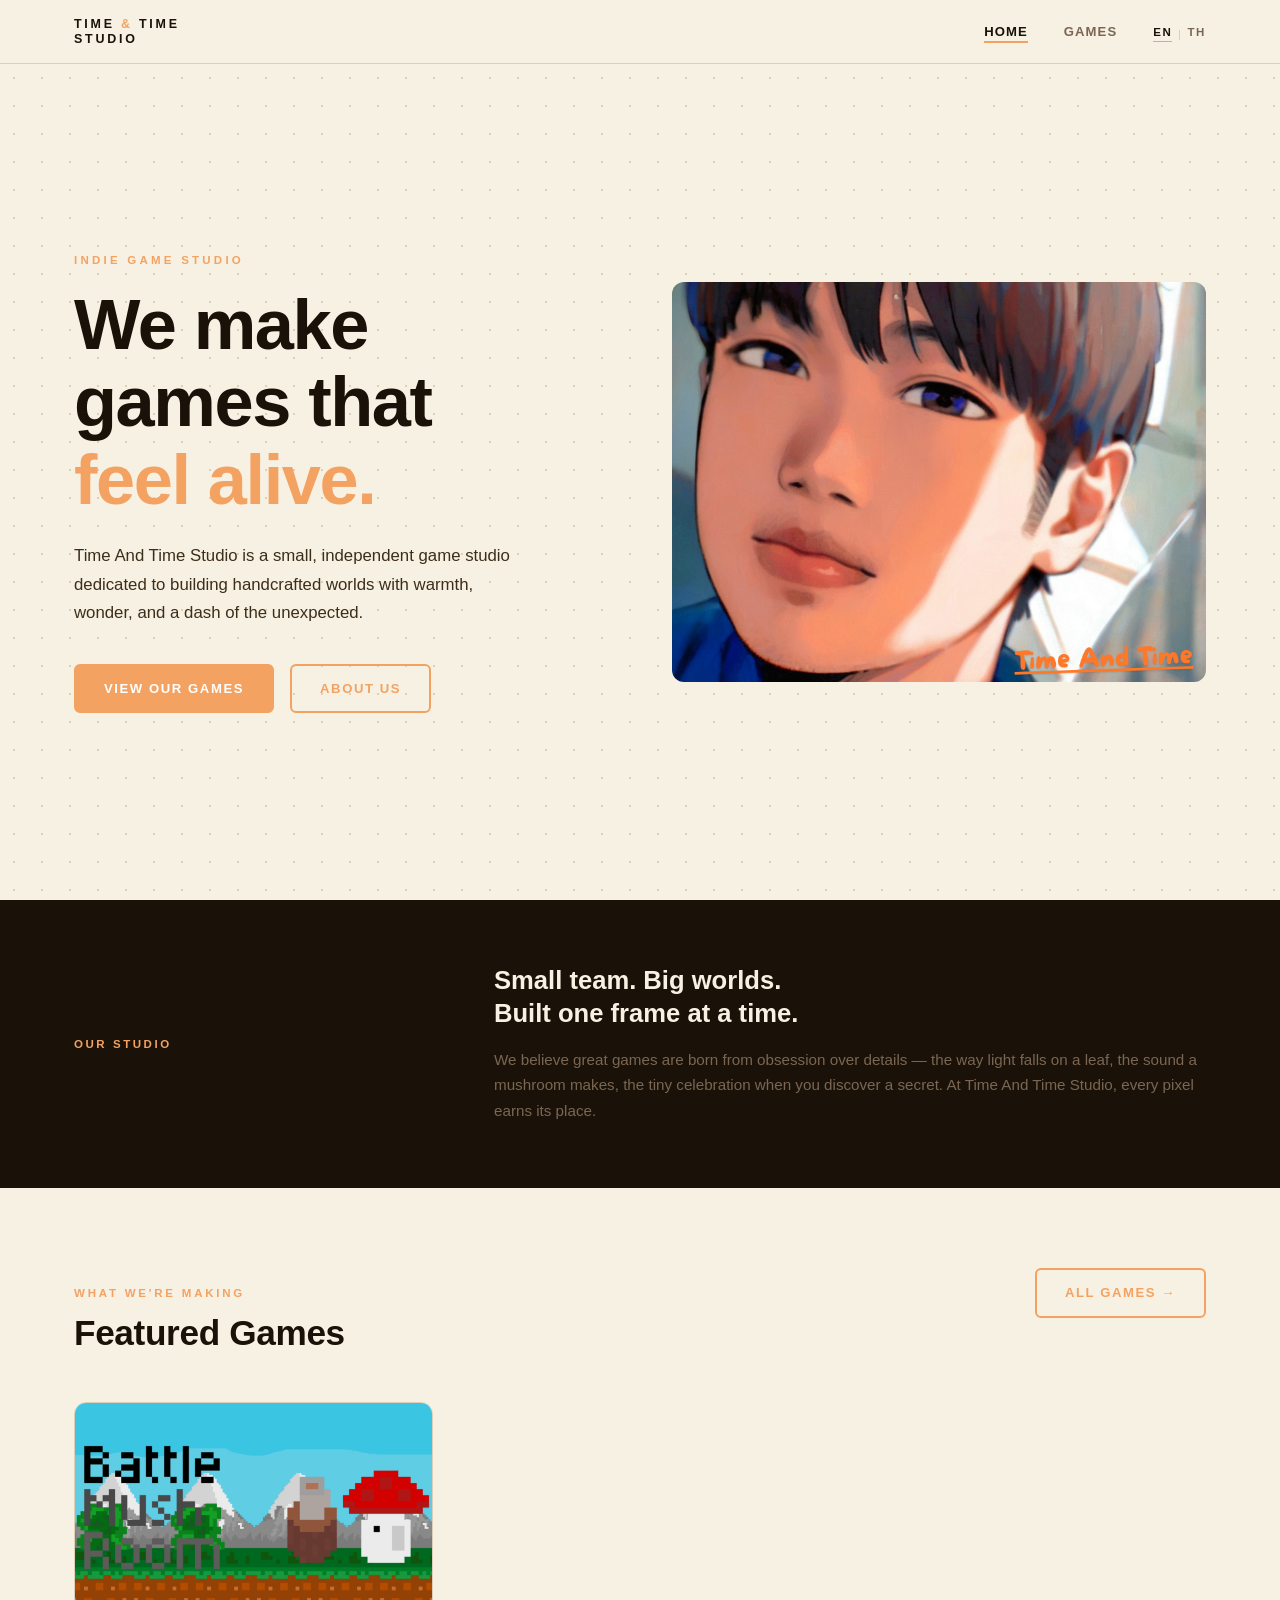
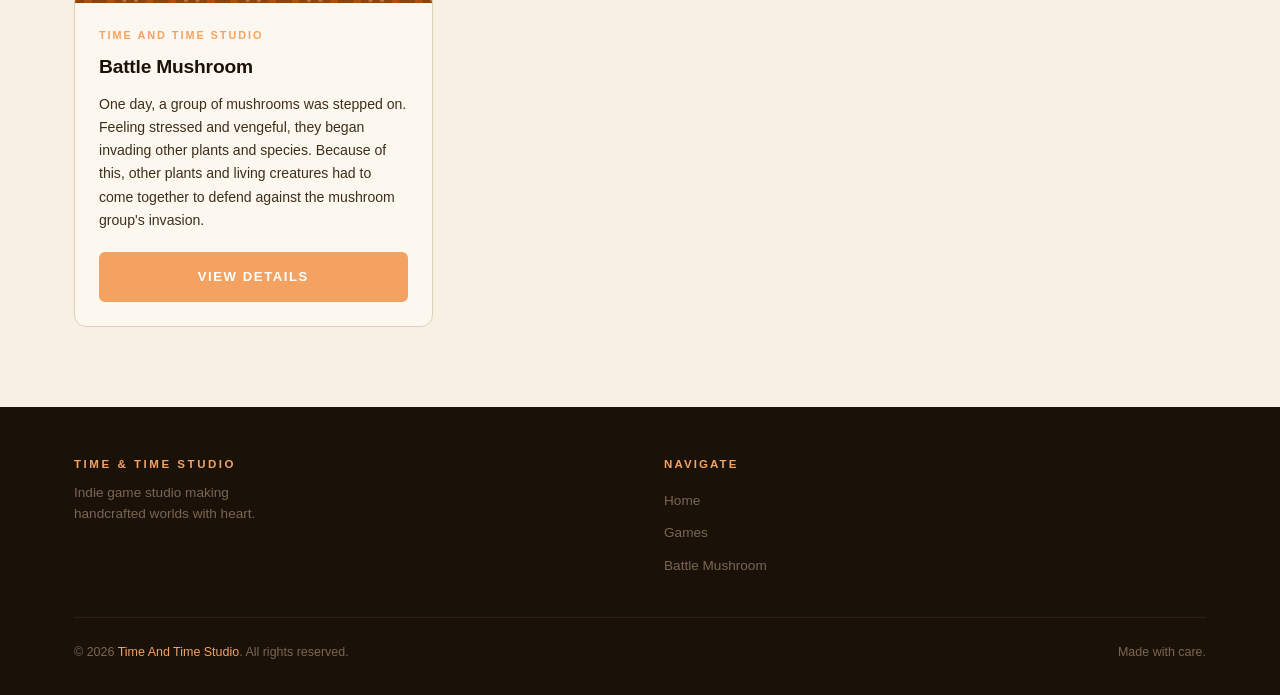
<file: index.html>
<!DOCTYPE html>
<html lang="en">
<head>
  <meta charset="UTF-8" />
  <meta name="viewport" content="width=device-width, initial-scale=1.0" />
  <title>Time And Time Studio — Indie Game Developer</title>
  <meta name="description" content="Time And Time Studio is an indie game development studio crafting handcrafted games. / สตูดิโอเกมอินดี้ผู้สร้างสรรค์เกมด้วยความใส่ใจ" />
  <meta name="keywords" content="indie game studio, Time And Time Studio, Battle Mushroom, indie games, game developer, สตูดิโอเกม" />
  <meta name="robots" content="index, follow" />
  <meta property="og:type" content="website" />
  <meta property="og:title" content="Time And Time Studio — Indie Game Developer" />
  <meta property="og:description" content="Crafting handcrafted, soulful indie games with heart and care." />
  <meta property="og:image" content="assets/og-cover.png" />
  <meta property="og:url" content="https://timeandtimestudio.com/" />
  <link rel="stylesheet" href="style.css" />
</head>
<body>

  <nav class="nav" role="navigation" aria-label="Main navigation">
    <div class="nav__inner">
      <a href="index.html" class="nav__logo" aria-label="Time And Time Studio home">
        Time <span>&</span> Time<br>Studio
      </a>
      <ul class="nav__links" role="list">
        <li><a href="index.html" data-en="Home" data-th="หน้าหลัก">Home</a></li>
        <li><a href="games.html" data-en="Games" data-th="เกม">Games</a></li>
        <li>
          <button class="lang-toggle" aria-label="Switch language">
            <span class="lang-toggle__label">TH</span>
          </button>
        </li>
      </ul>
      <button class="nav__burger" aria-label="Open menu" aria-expanded="false">
        <span></span><span></span><span></span>
      </button>
    </div>
  </nav>

  <div class="nav__mobile" role="navigation" aria-label="Mobile navigation">
    <a href="index.html" data-en="Home" data-th="หน้าหลัก">Home</a>
    <a href="games.html" data-en="Games" data-th="เกม">Games</a>
    <button class="lang-toggle" aria-label="Switch language">
      <span class="lang-toggle__label">TH</span>
    </button>
  </div>

  <main id="main-content">

    <section class="hero" aria-label="Studio hero">
      <div class="hero__inner">
        <div class="hero__text">
          <p class="hero__eyebrow" data-en="Indie Game Studio" data-th="สตูดิโอเกมอินดี้">Indie Game Studio</p>
          <h1 class="hero__title">
            <span data-en="We make<br>games that<br><em>feel alive.</em>" data-th="เราสร้างเกม<br>ที่ทำให้คุณ<br><em>รู้สึกมีชีวิต</em>">We make<br>games that<br><em>feel alive.</em></span>
          </h1>
          <p class="hero__desc" data-en="Time And Time Studio is a small, independent game studio dedicated to building handcrafted worlds with warmth, wonder, and a dash of the unexpected." data-th="Time And Time Studio คือสตูดิโอเกมอินดี้ขนาดเล็ก ที่ทุ่มเทสร้างโลกเกมด้วยความอบอุ่น จินตนาการ และความน่าประหลาดใจ">
            Time And Time Studio is a small, independent game studio dedicated to building handcrafted worlds with warmth, wonder, and a dash of the unexpected.
          </p>
          <div class="hero__actions">
            <a href="games.html" class="btn btn--primary" data-en="View Our Games" data-th="ดูเกมของเรา">View Our Games</a>
            <a href="#about" class="btn btn--outline" data-en="About Us" data-th="เกี่ยวกับเรา">About Us</a>
          </div>
        </div>

        <!-- ── HERO IMAGE — ใส่รูปได้เลย ──────────────
             แนะนำ: 800×600px, PNG หรือ WebP
             วางไฟล์ที่: assets/hero-banner.png
        ─────────────────────────────────────────── -->
        <img src="assets/hero-banner.png"
             alt="Time And Time Studio"
             class="hero__visual"
             style="object-fit:cover;border-radius:var(--radius-lg);" />
      </div>
    </section>

    <section class="about-strip" id="about" aria-labelledby="about-heading">
      <div class="container">
        <div class="about-strip__inner">
          <p class="about-strip__label" data-en="Our Studio" data-th="สตูดิโอของเรา">Our Studio</p>
          <div>
            <h2 class="about-strip__heading" id="about-heading" data-en="Small team. Big worlds.<br>Built one frame at a time." data-th="ทีมเล็ก โลกยิ่งใหญ่<br>สร้างทีละเฟรมด้วยใจ">
              Small team. Big worlds.<br>Built one frame at a time.
            </h2>
            <p class="about-strip__text" data-en="We believe great games are born from obsession over details — the way light falls on a leaf, the sound a mushroom makes, the tiny celebration when you discover a secret. At Time And Time Studio, every pixel earns its place." data-th="เราเชื่อว่าเกมที่ยิ่งใหญ่เกิดจากความหลงใหลในรายละเอียด ไม่ว่าจะเป็นแสงที่ตกกระทบบนใบไม้ เสียงของเห็ด หรือความดีใจเล็กๆ เมื่อค้นพบความลับ ที่ Time And Time Studio ทุกพิกเซลมีความหมาย">
              We believe great games are born from obsession over details — the way light falls on a leaf, the sound a mushroom makes, the tiny celebration when you discover a secret. At Time And Time Studio, every pixel earns its place.
            </p>
          </div>
        </div>
      </div>
    </section>

    <section class="section" aria-labelledby="featured-heading">
      <div class="container">
        <div class="featured__header">
          <div>
            <p class="section-eyebrow" data-en="What We're Making" data-th="สิ่งที่เรากำลังสร้าง">What We're Making</p>
            <h2 class="section-title" id="featured-heading" data-en="Featured Games" data-th="เกมแนะนำ">Featured Games</h2>
          </div>
          <a href="games.html" class="btn btn--outline" data-en="All Games →" data-th="เกมทั้งหมด →">All Games →</a>
        </div>
        <div class="games-grid reveal" id="featured-container" aria-label="Featured games"></div>
      </div>
    </section>

  </main>

  <footer class="footer" role="contentinfo">
    <div class="container">
      <div class="footer__inner">
        <div>
          <p class="footer__brand-name">Time &amp; Time Studio</p>
          <p class="footer__tagline" data-en="Indie game studio making<br>handcrafted worlds with heart." data-th="สตูดิโอเกมอินดี้<br>ที่สร้างโลกด้วยหัวใจ">
            Indie game studio making<br>handcrafted worlds with heart.
          </p>
        </div>
        <div>
          <p class="footer__heading" data-en="Navigate" data-th="เมนู">Navigate</p>
          <nav class="footer__links" aria-label="Footer navigation">
            <a href="index.html" data-en="Home" data-th="หน้าหลัก">Home</a>
            <a href="games.html" data-en="Games" data-th="เกม">Games</a>
            <a href="game-battle-mushroom.html">Battle Mushroom</a>
          </nav>
        </div>
      </div>
      <div class="footer__bottom">
        <p class="footer__copy" data-en="&copy; 2026 <span>Time And Time Studio</span>. All rights reserved." data-th="&copy; 2026 <span>Time And Time Studio</span>. สงวนลิขสิทธิ์">&copy; 2026 <span>Time And Time Studio</span>. All rights reserved.</p>
        <p class="footer__copy" data-en="Made with care." data-th="สร้างด้วยความใส่ใจ">Made with care.</p>
      </div>
    </div>
  </footer>

  <script src="main.js"></script>
</body>
</html>
</file>
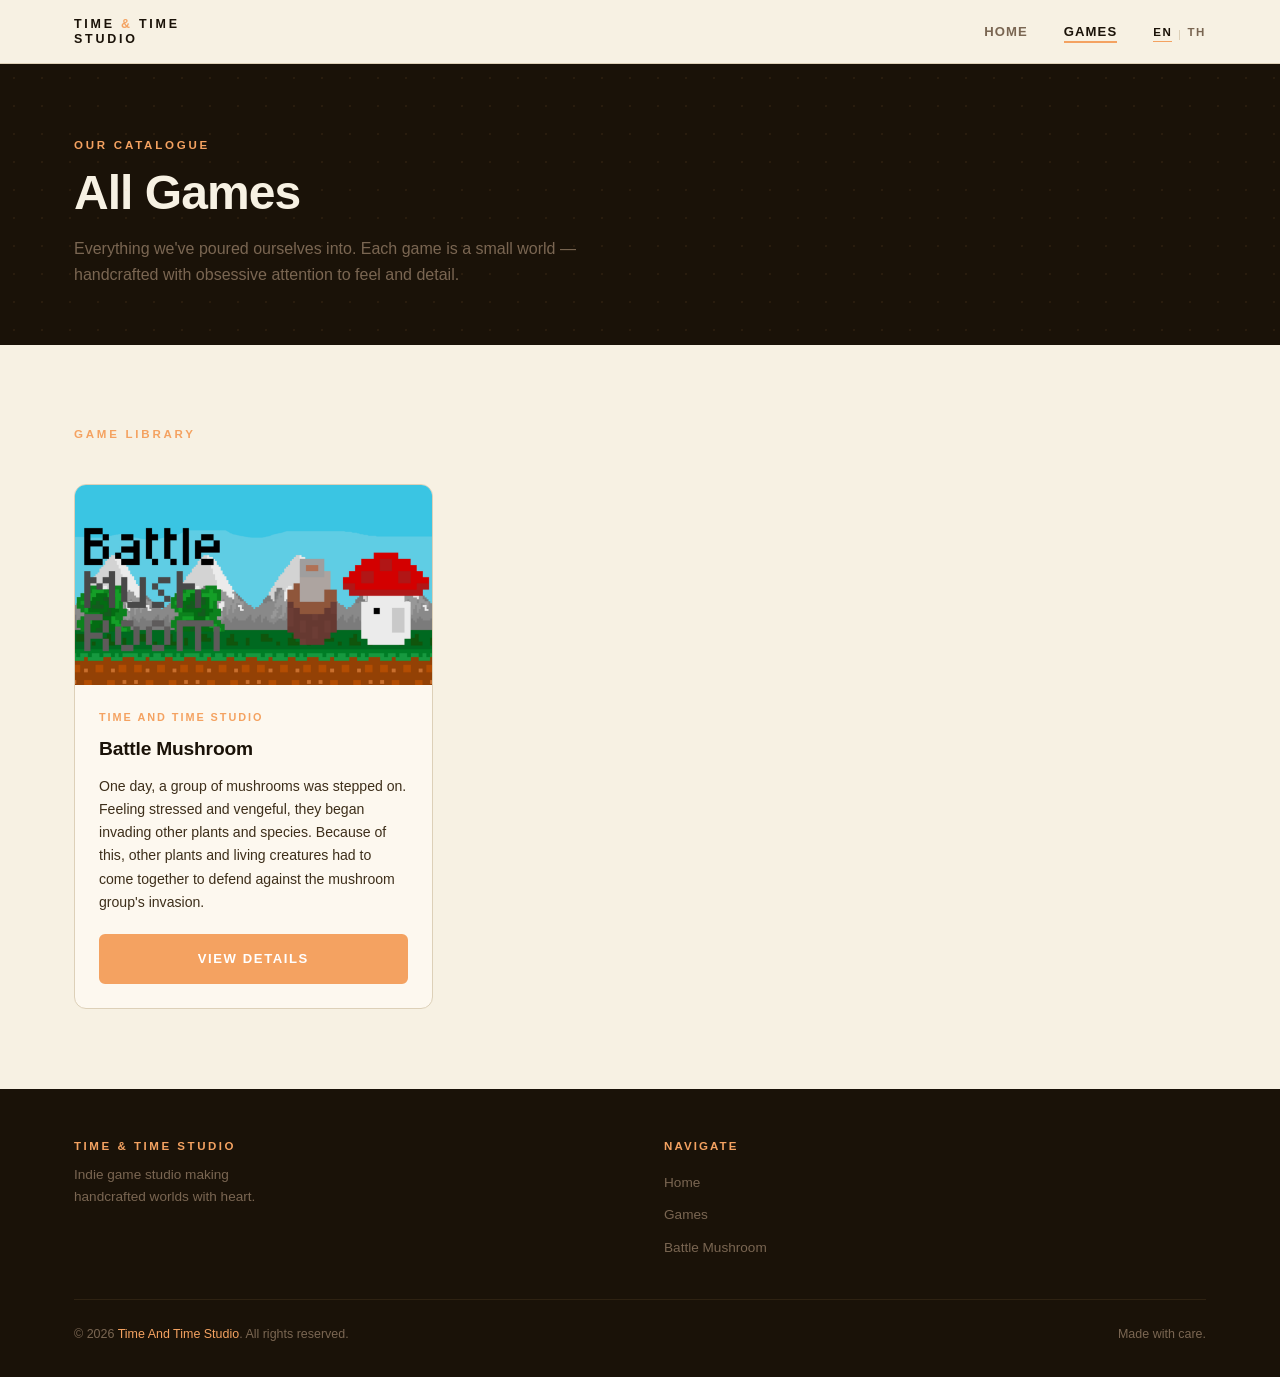
<file: games.html>
<!DOCTYPE html>
<html lang="en">
<head>
  <meta charset="UTF-8" />
  <meta name="viewport" content="width=device-width, initial-scale=1.0" />

  <!-- SEO -->
  <title>Games — Time And Time Studio</title>
  <meta name="description" content="Browse all games developed by Time And Time Studio. From whimsical adventures to strategic challenges — find your next favourite indie game." />
  <meta name="keywords" content="Time And Time Studio games, Battle Mushroom, indie games, game catalog" />
  <meta name="robots" content="index, follow" />

  <!-- Open Graph -->
  <meta property="og:type" content="website" />
  <meta property="og:title" content="Games — Time And Time Studio" />
  <meta property="og:description" content="Browse all games by Time And Time Studio." />
  <meta property="og:image" content="assets/og-cover.png" />
  <meta property="og:url" content="https://timeandtimestudio.com/games.html" />

  <link rel="stylesheet" href="style.css" />
</head>
<body>

  <!-- ══════════════════════════════════════════
       NAVIGATION
  ══════════════════════════════════════════════ -->
  <nav class="nav" role="navigation" aria-label="Main navigation">
    <div class="nav__inner">
      <a href="index.html" class="nav__logo" aria-label="Time And Time Studio home">
        Time <span>&</span> Time<br>Studio
      </a>
      <ul class="nav__links" role="list">
        <li><a href="index.html" data-en="Home" data-th="หน้าหลัก">Home</a></li>
        <li><a href="games.html" data-en="Games" data-th="เกม">Games</a></li>
        <li>
          <button class="lang-toggle" aria-label="Switch language">
            <span class="lang-toggle__label">TH</span>
          </button>
        </li>
      </ul>
      <button class="nav__burger" aria-label="Open menu" aria-expanded="false">
        <span></span><span></span><span></span>
      </button>
    </div>
  </nav>
  <div class="nav__mobile" role="navigation" aria-label="Mobile navigation">
    <a href="index.html" data-en="Home" data-th="หน้าหลัก">Home</a>
    <a href="games.html" data-en="Games" data-th="เกม">Games</a>
    <button class="lang-toggle" aria-label="Switch language">
      <span class="lang-toggle__label">TH</span>
    </button>
  </div>

  <main id="main-content">

    <!-- ══════════════════════════════════════════
         PAGE BANNER
    ══════════════════════════════════════════════ -->
    <header class="page-banner" role="banner">
      <div class="container">
        <p class="page-banner__eyebrow" data-en="Our Catalogue" data-th="ผลงานของเรา">Our Catalogue</p>
        <h1 class="page-banner__title" data-en="All Games" data-th="เกมทั้งหมด">All Games</h1>
        <p class="page-banner__desc" data-en="Everything we've poured ourselves into. Each game is a small world — handcrafted with obsessive attention to feel and detail." data-th="ทุกเกมคือสิ่งที่เราทุ่มเทอย่างเต็มที่ แต่ละเกมคือโลกเล็กๆ ที่สร้างขึ้นด้วยความใส่ใจในทุกรายละเอียด">
          Everything we've poured ourselves into. Each game is a small world — 
          handcrafted with obsessive attention to feel and detail.
        </p>
      </div>
    </header>

    <!-- ══════════════════════════════════════════
         GAMES GRID
         ── HOW TO ADD A NEW GAME ────────────────
         Option A (JS): Add a new object to the
           GAMES array in main.js and create the
           matching HTML pages.
         Option B (HTML): Copy the <article> block
           below and update the fields manually.
         Both approaches work independently.
    ══════════════════════════════════════════════ -->
    <section class="section" aria-labelledby="games-heading">
      <div class="container">
        <h2 class="section-eyebrow" id="games-heading" style="margin-bottom:40px;">
          <!-- Visually hidden heading for screen readers; eyebrow is visible -->
          <span class="sr-only">Game library</span>
        </h2>

        <!--
          JS auto-populates this grid from main.js GAMES array.
          If you prefer pure HTML, remove the id and add <article> cards directly.
        -->
        <div class="games-grid" id="games-container" aria-label="Game library">

          <!-- ── STATIC FALLBACK / TEMPLATE ─────────
               If JS is disabled, or you want to manage
               cards by hand, copy this block per game:
          ──────────────────────────────────────────── -->
          <noscript>
            <article class="game-card">
              <div class="game-card__banner placeholder" aria-label="Battle Mushroom banner">
                <svg width="36" height="36" viewBox="0 0 48 48" fill="none" xmlns="http://www.w3.org/2000/svg" aria-hidden="true" style="opacity:0.35"><rect x="10" y="28" width="28" height="12" rx="3" fill="currentColor"/><path d="M12 28C12 19.163 17.373 12 24 12C30.627 12 36 19.163 36 28H12Z" fill="currentColor"/></svg>
                <span>Battle Mushroom — Banner</span>
              </div>
              <div class="game-card__body">
                <p class="game-card__studio">Time And Time Studio</p>
                <h2 class="game-card__title">Battle Mushroom</h2>
                <p class="game-card__desc">
                  A whimsical action-adventure where tiny mushroom warriors battle for the fate
                  of the forest. Master elemental spores, unlock ancient powers, and restore balance.
                </p>
                <div class="game-card__footer">
                  <a href="game-battle-mushroom.html" class="btn btn--primary">View Details</a>
                </div>
              </div>
            </article>
          </noscript>

        </div>

        <!-- Empty state (shown by JS if GAMES array is empty) -->
        <p id="games-empty" style="display:none;color:var(--ink-muted);font-size:0.95rem;text-align:center;padding:48px 0;">
          More games coming soon. Stay tuned!
        </p>

      </div>
    </section>



  </main>

  <!-- ══════════════════════════════════════════
       FOOTER
  ══════════════════════════════════════════════ -->
  <footer class="footer" role="contentinfo">
    <div class="container">
      <div class="footer__inner">
        <div>
          <p class="footer__brand-name">Time &amp; Time Studio</p>
          <p class="footer__tagline" data-en="Indie game studio making<br>handcrafted worlds with heart." data-th="สตูดิโอเกมอินดี้<br>ที่สร้างโลกด้วยหัวใจ">Indie game studio making<br>handcrafted worlds with heart.</p>
        </div>
        <div>
          <p class="footer__heading" data-en="Navigate" data-th="เมนู">Navigate</p>
          <nav class="footer__links" aria-label="Footer navigation">
            <a href="index.html" data-en="Home" data-th="หน้าหลัก">Home</a>
            <a href="games.html" data-en="Games" data-th="เกม">Games</a>
            <a href="game-battle-mushroom.html">Battle Mushroom</a>
          </nav>
        </div>
      </div>
      <div class="footer__bottom">
        <p class="footer__copy" data-en="&copy; 2026 <span>Time And Time Studio</span>. All rights reserved." data-th="&copy; 2026 <span>Time And Time Studio</span>. สงวนลิขสิทธิ์">&copy; 2026 <span>Time And Time Studio</span>. All rights reserved.</p>
        <p class="footer__copy" data-en="Made with care." data-th="สร้างด้วยความใส่ใจ">Made with care.</p>
      </div>
    </div>
  </footer>

  <script src="main.js"></script>
  <script>
    // Show empty state if no games
    document.addEventListener('DOMContentLoaded', function () {
      var container = document.getElementById('games-container');
      var empty = document.getElementById('games-empty');
      if (container && empty && container.children.length === 0) {
        empty.style.display = 'block';
      }
    });
  </script>
</body>
</html>
</file>
<file: style.css>
/* =============================================
   TIME AND TIME STUDIO — Global Styles
   style.css
   ============================================= */

/* --- RESET & BASE --- */
*, *::before, *::after {
  box-sizing: border-box;
  margin: 0;
  padding: 0;
}

:root {
  --cream:      #f7f1e3;
  --cream-dark: #ede6d3;
  --cream-mid:  #f2ead8;
  --orange:     #f4a261;
  --orange-deep:#e07b39;
  --ink:        #1a1208;
  --ink-soft:   #3d2e1a;
  --ink-muted:  #7a6652;
  --white:      #ffffff;
  --card-bg:    #fdf8ef;
  --border:     #ddd0b8;

  --font: 'Segoe UI', 'Helvetica Neue', Arial, sans-serif;
  --radius: 6px;
  --radius-lg: 12px;
  --transition: 0.22s ease;

  --max-w: 1100px;
  --nav-h: 64px;
}

html {
  scroll-behavior: smooth;
  font-size: 16px;
}

body {
  font-family: var(--font);
  background: var(--cream);
  color: var(--ink);
  line-height: 1.65;
  min-height: 100vh;
}

img {
  display: block;
  max-width: 100%;
}

a {
  color: inherit;
  text-decoration: none;
}

ul { list-style: none; }

/* --- LAYOUT HELPERS --- */
.container {
  width: 100%;
  max-width: var(--max-w);
  margin: 0 auto;
  padding: 0 24px;
}

.section {
  padding: 80px 0;
}

.section--sm {
  padding: 48px 0;
}

/* =============================================
   NAVIGATION
   ============================================= */
.nav {
  position: sticky;
  top: 0;
  z-index: 100;
  height: var(--nav-h);
  background: var(--cream);
  border-bottom: 1.5px solid var(--border);
  display: flex;
  align-items: center;
}

.nav__inner {
  display: flex;
  align-items: center;
  justify-content: space-between;
  width: 100%;
  max-width: var(--max-w);
  margin: 0 auto;
  padding: 0 24px;
}

.nav__logo {
  font-size: 0.78rem;
  font-weight: 700;
  letter-spacing: 0.22em;
  text-transform: uppercase;
  color: var(--ink);
  line-height: 1.2;
}

.nav__logo span {
  color: var(--orange);
}

.nav__links {
  display: flex;
  gap: 36px;
  align-items: center;
}

.nav__links a {
  font-size: 0.82rem;
  font-weight: 600;
  letter-spacing: 0.08em;
  text-transform: uppercase;
  color: var(--ink-muted);
  transition: color var(--transition);
  padding-bottom: 2px;
  border-bottom: 2px solid transparent;
}

.nav__links a:hover,
.nav__links a.active {
  color: var(--ink);
  border-bottom-color: var(--orange);
}

/* Hamburger */
.nav__burger {
  display: none;
  flex-direction: column;
  gap: 5px;
  cursor: pointer;
  background: none;
  border: none;
  padding: 4px;
}

.nav__burger span {
  display: block;
  width: 24px;
  height: 2px;
  background: var(--ink);
  border-radius: 2px;
  transition: var(--transition);
}

/* Mobile nav */
.nav__mobile {
  display: none;
  position: fixed;
  top: var(--nav-h);
  left: 0; right: 0;
  background: var(--cream);
  border-bottom: 1.5px solid var(--border);
  padding: 24px;
  z-index: 99;
  flex-direction: column;
  gap: 20px;
}

.nav__mobile.open {
  display: flex;
}

.nav__mobile a {
  font-size: 1rem;
  font-weight: 600;
  letter-spacing: 0.08em;
  text-transform: uppercase;
  color: var(--ink-muted);
  transition: color var(--transition);
}

.nav__mobile a:hover,
.nav__mobile a.active {
  color: var(--orange);
}

/* =============================================
   BUTTONS
   ============================================= */
.btn {
  display: inline-block;
  padding: 12px 28px;
  font-size: 0.82rem;
  font-weight: 700;
  letter-spacing: 0.12em;
  text-transform: uppercase;
  border-radius: var(--radius);
  border: 2px solid transparent;
  cursor: pointer;
  transition: background var(--transition), color var(--transition),
              transform var(--transition), border-color var(--transition);
}

.btn--primary {
  background: var(--orange);
  color: var(--white);
  border-color: var(--orange);
}

.btn--primary:hover {
  background: var(--orange-deep);
  border-color: var(--orange-deep);
  transform: translateY(-2px);
}

.btn--outline {
  background: transparent;
  color: var(--orange);
  border-color: var(--orange);
}

.btn--outline:hover {
  background: var(--orange);
  color: var(--white);
  transform: translateY(-2px);
}

.btn--dark {
  background: var(--ink);
  color: var(--white);
  border-color: var(--ink);
}

.btn--dark:hover {
  background: var(--ink-soft);
  border-color: var(--ink-soft);
  transform: translateY(-2px);
}

/* =============================================
   IMAGE PLACEHOLDERS
   ============================================= */
.placeholder {
  background: var(--cream-dark);
  border: 2px dashed var(--border);
  display: flex;
  flex-direction: column;
  align-items: center;
  justify-content: center;
  color: var(--ink-muted);
  font-size: 0.78rem;
  font-weight: 600;
  letter-spacing: 0.08em;
  text-transform: uppercase;
  gap: 8px;
  border-radius: var(--radius);
}

/* =============================================
   FOOTER
   ============================================= */
.footer {
  background: var(--ink);
  color: var(--cream);
  padding: 48px 0 32px;
}

.footer__inner {
  display: grid;
  grid-template-columns: 1fr 1fr;
  gap: 48px;
  margin-bottom: 40px;
}

.footer__brand-name {
  font-size: 0.72rem;
  font-weight: 700;
  letter-spacing: 0.22em;
  text-transform: uppercase;
  margin-bottom: 8px;
  color: var(--orange);
}

.footer__tagline {
  font-size: 0.85rem;
  color: var(--ink-muted);
  line-height: 1.6;
}

.footer__heading {
  font-size: 0.72rem;
  font-weight: 700;
  letter-spacing: 0.18em;
  text-transform: uppercase;
  color: var(--orange);
  margin-bottom: 16px;
}

.footer__links {
  display: flex;
  flex-direction: column;
  gap: 10px;
}

.footer__links a {
  font-size: 0.85rem;
  color: var(--ink-muted);
  transition: color var(--transition);
}

.footer__links a:hover {
  color: var(--cream);
}

.footer__bottom {
  border-top: 1px solid #2e2212;
  padding-top: 24px;
  display: flex;
  align-items: center;
  justify-content: space-between;
  flex-wrap: wrap;
  gap: 12px;
}

.footer__copy {
  font-size: 0.78rem;
  color: var(--ink-muted);
}

.footer__copy span {
  color: var(--orange);
}

/* =============================================
   ===  PAGE: INDEX (HOMEPAGE)  ===
   ============================================= */

/* HERO */
.hero {
  min-height: calc(100vh - var(--nav-h));
  display: flex;
  align-items: center;
  position: relative;
  overflow: hidden;
  /* Dot-grid signature texture */
  background-image: radial-gradient(circle, var(--border) 1px, transparent 1px);
  background-size: 28px 28px;
  background-color: var(--cream);
}

.hero__inner {
  display: grid;
  grid-template-columns: 1fr 1fr;
  gap: 64px;
  align-items: center;
  width: 100%;
  max-width: var(--max-w);
  margin: 0 auto;
  padding: 60px 24px;
}

.hero__eyebrow {
  font-size: 0.72rem;
  font-weight: 700;
  letter-spacing: 0.28em;
  text-transform: uppercase;
  color: var(--orange);
  margin-bottom: 16px;
}

.hero__title {
  font-size: clamp(2.4rem, 5vw, 4rem);
  font-weight: 800;
  line-height: 1.1;
  letter-spacing: -0.02em;
  color: var(--ink);
  margin-bottom: 24px;
}

.hero__title em {
  font-style: normal;
  color: var(--orange);
}

.hero__desc {
  font-size: 1.05rem;
  color: var(--ink-soft);
  max-width: 440px;
  margin-bottom: 36px;
  line-height: 1.7;
}

.hero__actions {
  display: flex;
  gap: 16px;
  flex-wrap: wrap;
}

.hero__visual {
  width: 100%;
  aspect-ratio: 4/3;
}

/* ABOUT STRIP */
.about-strip {
  background: var(--ink);
  padding: 64px 0;
}

.about-strip__inner {
  display: grid;
  grid-template-columns: 1fr 2fr;
  gap: 64px;
  align-items: center;
}

.about-strip__label {
  font-size: 0.72rem;
  font-weight: 700;
  letter-spacing: 0.22em;
  text-transform: uppercase;
  color: var(--orange);
}

.about-strip__heading {
  font-size: 1.6rem;
  font-weight: 700;
  color: var(--cream);
  margin-bottom: 16px;
  line-height: 1.3;
}

.about-strip__text {
  font-size: 0.95rem;
  color: var(--ink-muted);
  line-height: 1.7;
}

/* FEATURED GAMES */
.featured__header {
  display: flex;
  align-items: baseline;
  justify-content: space-between;
  margin-bottom: 48px;
  flex-wrap: wrap;
  gap: 16px;
}

.section-eyebrow {
  font-size: 0.72rem;
  font-weight: 700;
  letter-spacing: 0.24em;
  text-transform: uppercase;
  color: var(--orange);
  margin-bottom: 10px;
}

.section-title {
  font-size: clamp(1.6rem, 3vw, 2.2rem);
  font-weight: 800;
  line-height: 1.15;
  color: var(--ink);
  letter-spacing: -0.01em;
}

/* =============================================
   GAME CARDS (shared: homepage + games page)
   ============================================= */
.games-grid {
  display: grid;
  grid-template-columns: repeat(auto-fill, minmax(300px, 1fr));
  gap: 28px;
}

.game-card {
  background: var(--card-bg);
  border: 1.5px solid var(--border);
  border-radius: var(--radius-lg);
  overflow: hidden;
  transition: transform var(--transition), box-shadow var(--transition);
  display: flex;
  flex-direction: column;
}

.game-card:hover {
  transform: translateY(-6px);
  box-shadow: 0 16px 40px rgba(26,18,8,0.12);
}

.game-card__banner {
  width: 100%;
  aspect-ratio: 16/9;
}

.game-card__body {
  padding: 24px;
  flex: 1;
  display: flex;
  flex-direction: column;
}

.game-card__studio {
  font-size: 0.68rem;
  font-weight: 700;
  letter-spacing: 0.18em;
  text-transform: uppercase;
  color: var(--orange);
  margin-bottom: 6px;
}

.game-card__title {
  font-size: 1.2rem;
  font-weight: 800;
  color: var(--ink);
  margin-bottom: 10px;
  letter-spacing: -0.01em;
}

.game-card__desc {
  font-size: 0.88rem;
  color: var(--ink-soft);
  line-height: 1.65;
  flex: 1;
  margin-bottom: 20px;
}

.game-card__footer {
  display: flex;
  gap: 12px;
}

.game-card__footer .btn {
  width: 100%;
  text-align: center;
}

/* =============================================
   ===  PAGE: GAMES  ===
   ============================================= */
.page-banner {
  background: var(--ink);
  padding: 72px 0 56px;
  position: relative;
  overflow: hidden;
}

.page-banner::before {
  content: '';
  position: absolute;
  inset: 0;
  background-image: radial-gradient(circle, rgba(244,162,97,0.07) 1px, transparent 1px);
  background-size: 28px 28px;
}

.page-banner__eyebrow {
  font-size: 0.72rem;
  font-weight: 700;
  letter-spacing: 0.24em;
  text-transform: uppercase;
  color: var(--orange);
  margin-bottom: 12px;
}

.page-banner__title {
  font-size: clamp(2rem, 4vw, 3rem);
  font-weight: 800;
  color: var(--cream);
  line-height: 1.1;
  letter-spacing: -0.02em;
  margin-bottom: 16px;
}

.page-banner__desc {
  font-size: 1rem;
  color: var(--ink-muted);
  max-width: 560px;
  line-height: 1.65;
}

/* =============================================
   ===  PAGE: GAME DETAIL  ===
   ============================================= */
.game-hero {
  position: relative;
  background: var(--ink);
  overflow: hidden;
}

.game-hero__banner {
  width: 100%;
  aspect-ratio: 21/8;
  opacity: 0.7;
}

.game-hero__overlay {
  position: absolute;
  inset: 0;
  background: linear-gradient(to top, var(--ink) 30%, transparent 80%);
  display: flex;
  align-items: flex-end;
}

.game-hero__content {
  padding: 40px 24px;
  width: 100%;
  max-width: var(--max-w);
  margin: 0 auto;
}

.game-hero__logo-box {
  width: 120px;
  height: 120px;
  border-radius: var(--radius-lg);
  margin-bottom: 20px;
  border: 3px solid var(--orange);
  overflow: hidden;
}

.game-hero__title {
  font-size: clamp(2rem, 5vw, 3.6rem);
  font-weight: 800;
  color: var(--white);
  letter-spacing: -0.02em;
  line-height: 1.1;
  margin-bottom: 8px;
}

.game-hero__studio {
  font-size: 0.8rem;
  font-weight: 700;
  letter-spacing: 0.2em;
  text-transform: uppercase;
  color: var(--orange);
}

/* Game body */
.game-body {
  display: grid;
  grid-template-columns: 2fr 1fr;
  gap: 64px;
  align-items: start;
}

.game-desc-heading {
  font-size: 1.35rem;
  font-weight: 800;
  color: var(--ink);
  margin-bottom: 16px;
  letter-spacing: -0.01em;
}

.game-desc-text {
  font-size: 0.95rem;
  color: var(--ink-soft);
  line-height: 1.75;
  margin-bottom: 24px;
}

.features-list {
  display: flex;
  flex-direction: column;
  gap: 12px;
}

.features-list li {
  display: flex;
  align-items: flex-start;
  gap: 12px;
  font-size: 0.92rem;
  color: var(--ink-soft);
  line-height: 1.5;
}

.features-list li::before {
  content: '◆';
  color: var(--orange);
  font-size: 0.6rem;
  margin-top: 5px;
  flex-shrink: 0;
}

/* Sidebar */
.game-sidebar {
  position: sticky;
  top: calc(var(--nav-h) + 24px);
}

.game-sidebar__card {
  background: var(--card-bg);
  border: 1.5px solid var(--border);
  border-radius: var(--radius-lg);
  padding: 28px;
  text-align: center;
}

.game-sidebar__logo {
  width: 80px;
  height: 80px;
  border-radius: var(--radius);
  margin: 0 auto 16px;
  border: 2px solid var(--border);
  overflow: hidden;
}

.game-sidebar__title {
  font-size: 1.1rem;
  font-weight: 800;
  color: var(--ink);
  margin-bottom: 4px;
}

.game-sidebar__by {
  font-size: 0.75rem;
  color: var(--ink-muted);
  letter-spacing: 0.1em;
  text-transform: uppercase;
  margin-bottom: 20px;
}

.game-sidebar__divider {
  border: none;
  border-top: 1px solid var(--border);
  margin: 20px 0;
}

.game-meta-row {
  display: flex;
  justify-content: space-between;
  font-size: 0.82rem;
  margin-bottom: 10px;
}

.game-meta-row__label {
  color: var(--ink-muted);
  font-weight: 600;
}

.game-meta-row__value {
  color: var(--ink);
  font-weight: 700;
}

.game-sidebar__dl {
  margin-top: 24px;
  width: 100%;
  text-align: center;
  padding: 14px 20px;
}

/* Screenshots */
.screenshots-grid {
  display: grid;
  grid-template-columns: repeat(3, 1fr);
  gap: 20px;
}

.screenshot-item {
  aspect-ratio: 16/10;
  border-radius: var(--radius);
  overflow: hidden;
}


/* =============================================
   RESPONSIVE — Multi-screen coverage
   Breakpoints:
     1280px+ : Large desktop / widescreen
     1024px  : Small desktop / large tablet landscape
     900px   : Tablet landscape
     768px   : Tablet portrait
     600px   : Large phone / small tablet
     480px   : Phone portrait
     360px   : Small phone
   ============================================= */

/* ── Large desktop (1280px+) ───────────────── */
@media (min-width: 1280px) {
  :root { --max-w: 1180px; }

  .hero__title { font-size: 4.4rem; }
  .games-grid { grid-template-columns: repeat(3, 1fr); }
  .screenshots-grid { grid-template-columns: repeat(3, 1fr); }
}

/* ── Small desktop / large tablet landscape (≤1024px) ── */
@media (max-width: 1024px) {
  :root { --max-w: 960px; }

  .hero__inner { gap: 40px; }
  .hero__title { font-size: clamp(2rem, 4vw, 3.2rem); }
  .game-body { gap: 40px; }
  .about-strip__inner { gap: 40px; }
  .games-grid { grid-template-columns: repeat(auto-fill, minmax(280px, 1fr)); }
}

/* ── Tablet landscape (≤900px) ─────────────── */
@media (max-width: 900px) {
  .hero__inner {
    grid-template-columns: 1fr;
    text-align: center;
    gap: 40px;
    padding: 48px 24px;
  }
  .hero__desc { max-width: 100%; }
  .hero__actions { justify-content: center; }
  .hero__visual {
    max-width: 500px;
    margin: 0 auto;
    aspect-ratio: 16/10;
  }

  .about-strip__inner {
    grid-template-columns: 1fr;
    gap: 20px;
  }

  .game-body { grid-template-columns: 1fr; }
  .game-sidebar { position: static; }

  .footer__inner { grid-template-columns: 1fr; gap: 32px; }

  .page-banner { padding: 52px 0 40px; }
  .page-banner__title { font-size: clamp(1.7rem, 4vw, 2.4rem); }

  .game-hero__banner { aspect-ratio: 16/7; }
}

/* ── Tablet portrait (≤768px) ──────────────── */
@media (max-width: 768px) {
  :root { --nav-h: 58px; }

  .section { padding: 60px 0; }
  .section--sm { padding: 40px 0; }
  .container { padding: 0 20px; }

  .nav__links { display: none; }
  .nav__burger { display: flex; }
  .nav__logo { font-size: 0.7rem; }

  .hero { min-height: calc(100svh - var(--nav-h)); }
  .hero__inner { padding: 40px 20px; gap: 32px; }
  .hero__title { font-size: clamp(1.9rem, 6vw, 2.8rem); }
  .hero__desc { font-size: 0.95rem; }
  .hero__visual { max-width: 420px; }

  .about-strip { padding: 48px 0; }
  .about-strip__heading { font-size: 1.35rem; }

  .featured__header { margin-bottom: 32px; }

  .screenshots-grid { grid-template-columns: repeat(2, 1fr); gap: 14px; }

  .game-hero__banner { aspect-ratio: 4/3; }
  .game-hero__logo-box { width: 88px; height: 88px; }
  .game-hero__title { font-size: clamp(1.7rem, 5vw, 2.6rem); }
  .game-hero__content { padding: 28px 20px; }

  .footer { padding: 40px 0 28px; }
}

/* ── Large phone (≤600px) ──────────────────── */
@media (max-width: 600px) {
  .container { padding: 0 16px; }

  .hero__inner { padding: 32px 16px; }
  .hero__title { font-size: clamp(1.7rem, 7vw, 2.4rem); }
  .hero__actions { flex-direction: column; align-items: center; gap: 12px; }
  .hero__actions .btn { width: 100%; max-width: 280px; text-align: center; }

  .games-grid { grid-template-columns: 1fr; gap: 20px; }

  .game-card__footer { flex-direction: column; gap: 10px; }
  .game-card__footer .btn { width: 100%; text-align: center; }

  .page-banner { padding: 40px 0 32px; }

  .screenshots-grid { grid-template-columns: 1fr; gap: 14px; }
  .screenshot-item { aspect-ratio: 16/9; }

  .game-sidebar__card { padding: 20px; }

  .footer__inner { gap: 28px; }
  .footer__bottom { flex-direction: column; align-items: flex-start; gap: 6px; }
}

/* ── Phone portrait (≤480px) ───────────────── */
@media (max-width: 480px) {
  :root { --nav-h: 54px; }

  .nav__logo { font-size: 0.65rem; letter-spacing: 0.16em; }
  .nav__inner { padding: 0 16px; }

  .section { padding: 48px 0; }
  .hero { background-size: 20px 20px; }
  .hero__title { font-size: clamp(1.5rem, 8vw, 2rem); }
  .hero__desc { font-size: 0.9rem; }

  .about-strip__heading { font-size: 1.2rem; }
  .about-strip__text { font-size: 0.88rem; }

  .section-title { font-size: clamp(1.3rem, 5vw, 1.7rem); }

  .btn { font-size: 0.76rem; padding: 11px 22px; }

  .game-hero__banner { aspect-ratio: 1/1; }
  .game-hero__logo-box { width: 72px; height: 72px; }
  .game-hero__title { font-size: clamp(1.4rem, 6vw, 2rem); }

  .game-desc-heading { font-size: 1.1rem; }
  .game-desc-text { font-size: 0.88rem; }
  .features-list li { font-size: 0.86rem; }

  .page-banner__title { font-size: clamp(1.4rem, 6vw, 1.9rem); }
  .page-banner__desc { font-size: 0.88rem; }
}

/* ── Small phone (≤360px) ──────────────────── */
@media (max-width: 360px) {
  .container { padding: 0 12px; }
  .hero__title { font-size: 1.4rem; }
  .hero__desc { font-size: 0.85rem; }
  .nav__logo { font-size: 0.6rem; }
  .game-card__body { padding: 18px; }
  .game-card__title { font-size: 1.05rem; }
}

/* =============================================
   LANGUAGE TOGGLE — Minimal text switch
   ============================================= */
.lang-toggle {
  display: inline-flex;
  align-items: center;
  gap: 0;
  background: none;
  border: none;
  padding: 0;
  cursor: pointer;
  outline: none;
}

.lang-toggle:focus-visible .lang-toggle__option--active {
  outline: 2px solid var(--orange);
  outline-offset: 3px;
  border-radius: 2px;
}

.lang-toggle__option {
  font-size: 0.72rem;
  font-weight: 700;
  letter-spacing: 0.14em;
  text-transform: uppercase;
  color: var(--ink-muted);
  padding-bottom: 2px;
  border-bottom: 1.5px solid transparent;
  transition: color var(--transition), border-color var(--transition);
  user-select: none;
  line-height: 1;
}

.lang-toggle__option--active {
  color: var(--ink);
  border-bottom-color: var(--orange);
}

.lang-toggle__option:not(.lang-toggle__option--active):hover {
  color: var(--ink-soft);
}

/* Divider between EN and TH */
.lang-toggle__divider {
  width: 1px;
  height: 10px;
  background: var(--border);
  margin: 0 7px;
  flex-shrink: 0;
}

/* Hide slider — not used in minimal mode */
.lang-toggle__slider { display: none; }

.nav__mobile .lang-toggle {
  align-self: flex-start;
}

.nav__mobile .lang-toggle .lang-toggle__option {
  font-size: 0.82rem;
}

/* =============================================
   UTILITY
   ============================================= */
.mt-8  { margin-top: 8px; }
.mt-16 { margin-top: 16px; }
.mt-24 { margin-top: 24px; }
.mt-40 { margin-top: 40px; }
.mb-8  { margin-bottom: 8px; }
.mb-16 { margin-bottom: 16px; }
.text-center { text-align: center; }
.text-orange { color: var(--orange); }

/* Reduced motion */
@media (prefers-reduced-motion: reduce) {
  *, *::before, *::after {
    transition-duration: 0.01ms !important;
    animation-duration: 0.01ms !important;
  }
  html { scroll-behavior: auto; }
}
</file>
